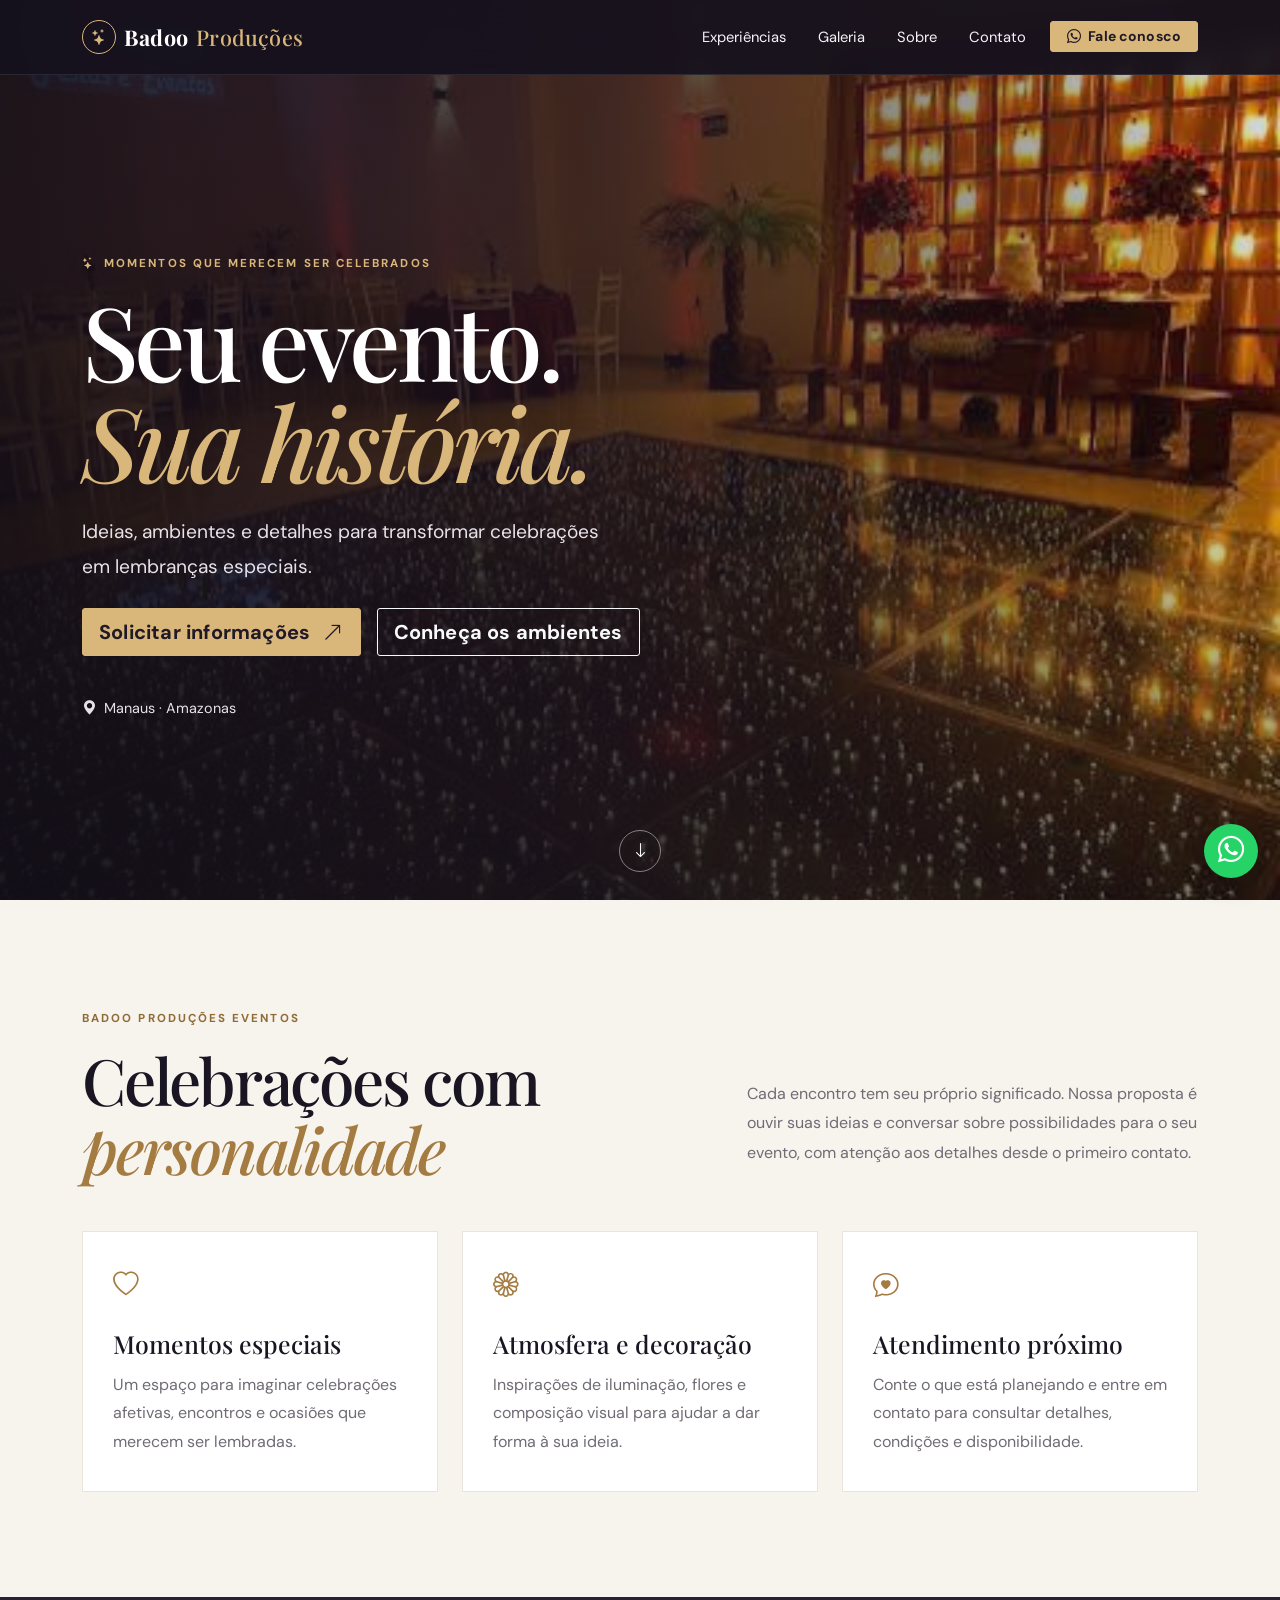
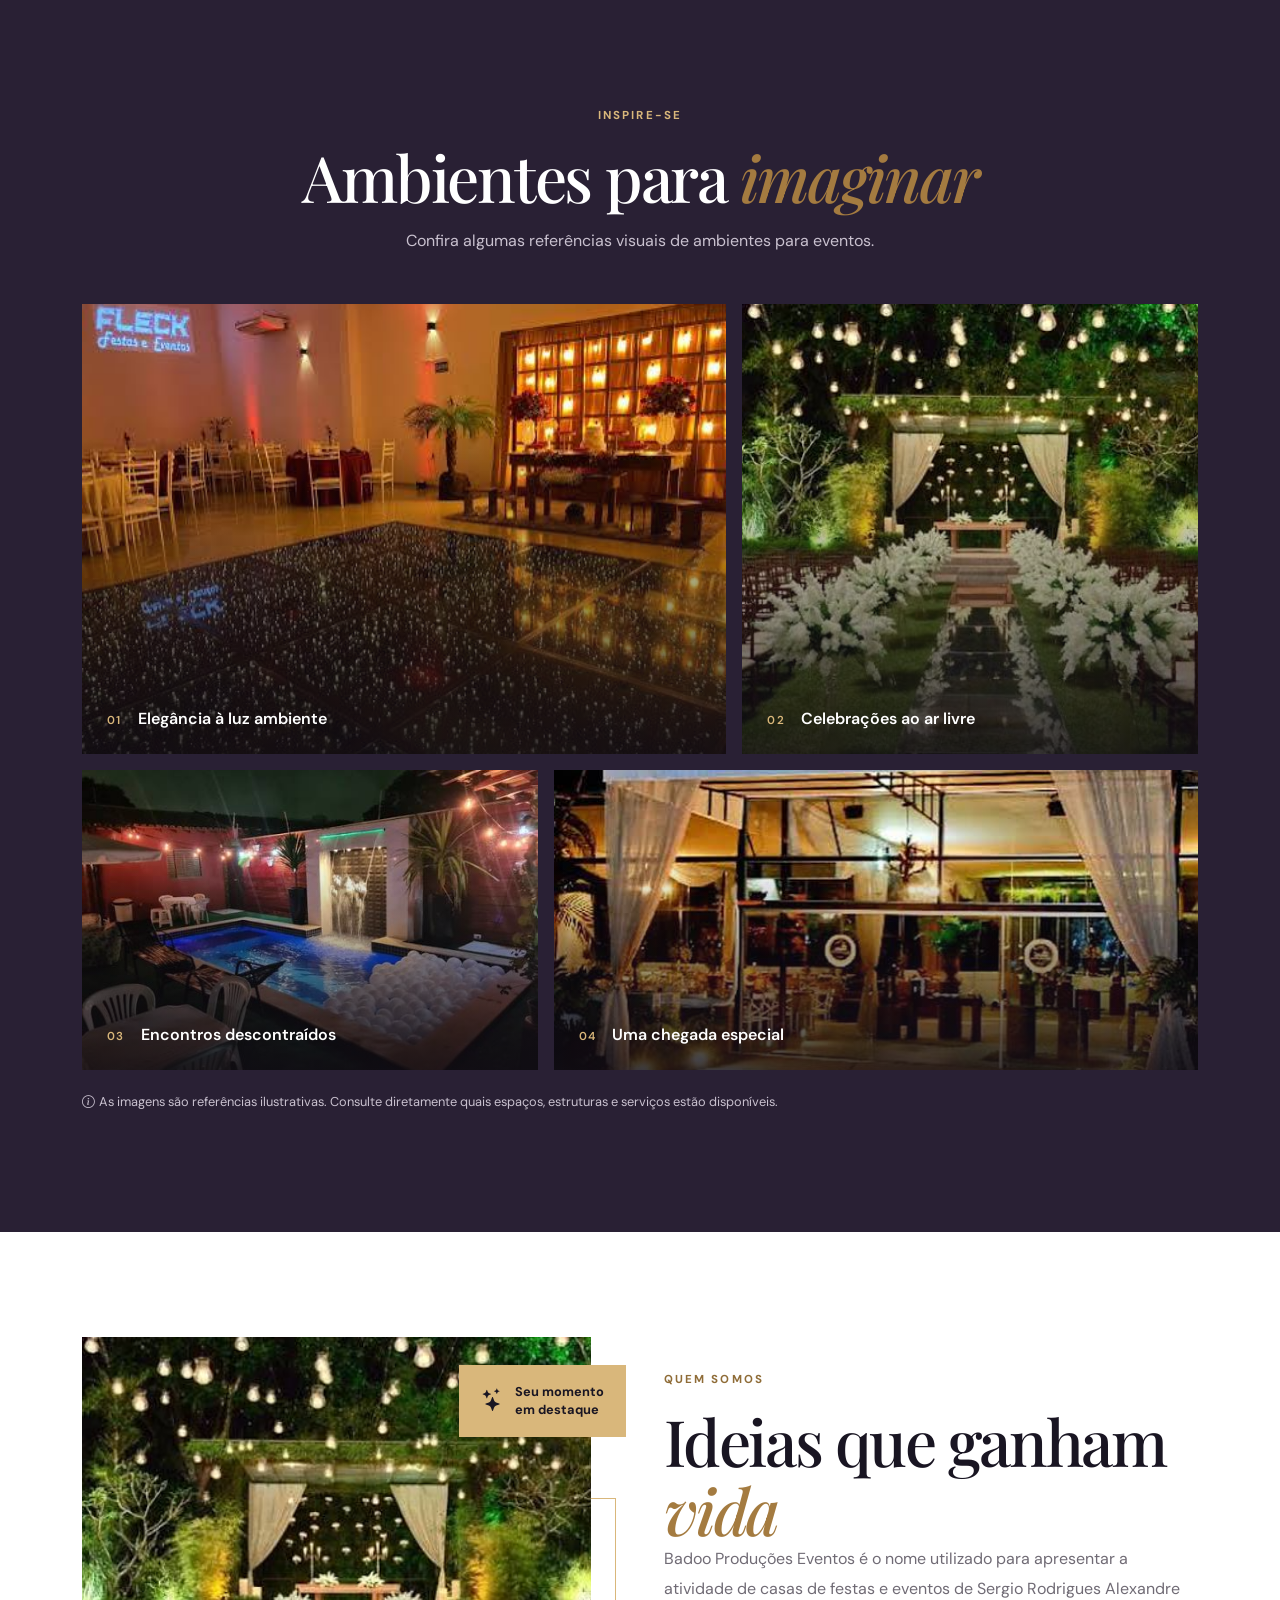
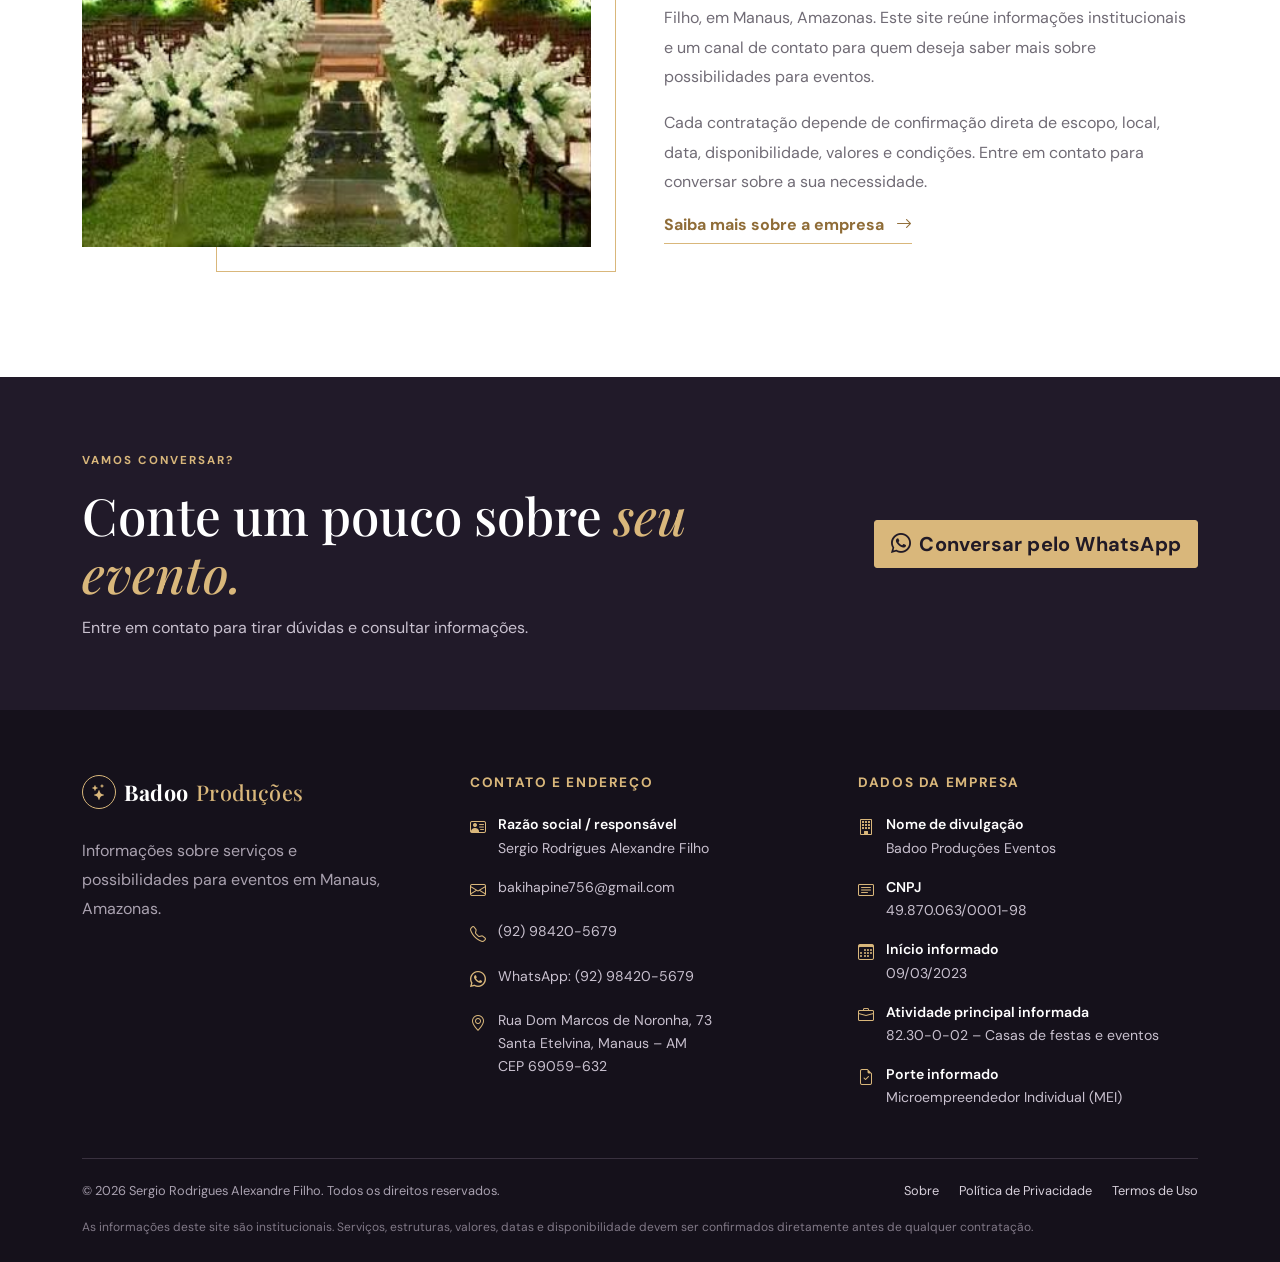
<file: index.html>
<!doctype html>
<html lang="pt-BR">
<head>
  <meta charset="utf-8">
  <meta name="viewport" content="width=device-width, initial-scale=1">
  <meta name="description" content="Badoo Produções Eventos, serviços para celebrações e eventos em Manaus, Amazonas. Entre em contato para consultar opções e disponibilidade.">
  <meta name="theme-color" content="#171321">
  <title>Badoo Produções Eventos | Celebre momentos especiais</title>
  <link href="https://cdn.jsdelivr.net/npm/bootstrap@5.3.3/dist/css/bootstrap.min.css" rel="stylesheet">
  <link href="https://cdn.jsdelivr.net/npm/bootstrap-icons@1.11.3/font/bootstrap-icons.min.css" rel="stylesheet">
  <link rel="preconnect" href="https://fonts.googleapis.com">
  <link rel="preconnect" href="https://fonts.gstatic.com" crossorigin>
  <link href="https://fonts.googleapis.com/css2?family=DM+Sans:wght@400;500;600;700&family=Playfair+Display:wght@500;600;700&display=swap" rel="stylesheet">
  <link rel="stylesheet" href="styles.css">
</head>
<body>
<nav class="navbar navbar-expand-lg navbar-dark fixed-top site-nav">
  <div class="container">
    <a class="navbar-brand brand" href="#inicio"><span class="brand-mark"><i class="bi bi-stars"></i></span> Badoo <span>Produções</span></a>
    <button class="navbar-toggler" type="button" data-bs-toggle="collapse" data-bs-target="#menu" aria-controls="menu" aria-expanded="false" aria-label="Abrir menu"><span class="navbar-toggler-icon"></span></button>
    <div class="collapse navbar-collapse" id="menu">
      <ul class="navbar-nav ms-auto align-items-lg-center gap-lg-3">
        <li class="nav-item"><a class="nav-link" href="#experiencias">Experiências</a></li>
        <li class="nav-item"><a class="nav-link" href="#galeria">Galeria</a></li>
        <li class="nav-item"><a class="nav-link" href="#sobre">Sobre</a></li>
        <li class="nav-item"><a class="nav-link" href="#contato">Contato</a></li>
        <li class="nav-item"><a class="btn btn-gold btn-sm px-3" href="https://wa.me/5592984205679" target="_blank" rel="noopener"><i class="bi bi-whatsapp me-1"></i> Fale conosco</a></li>
      </ul>
    </div>
  </div>
</nav>

<header class="hero" id="inicio">
  <div class="hero-shade"></div>
  <div class="container hero-content">
    <span class="eyebrow"><i class="bi bi-stars me-2"></i>Momentos que merecem ser celebrados</span>
    <h1>Seu evento.<br><em>Sua história.</em></h1>
    <p class="hero-lead">Ideias, ambientes e detalhes para transformar celebrações em lembranças especiais.</p>
    <div class="d-flex flex-wrap gap-3 mt-4">
      <a class="btn btn-gold btn-lg" href="https://wa.me/5592984205679" target="_blank" rel="noopener">Solicitar informações <i class="bi bi-arrow-up-right ms-2"></i></a>
      <a class="btn btn-outline-light btn-lg" href="#galeria">Conheça os ambientes</a>
    </div>
    <div class="hero-note"><i class="bi bi-geo-alt-fill me-2"></i>Manaus · Amazonas</div>
  </div>
  <a class="scroll-cue" href="#experiencias" aria-label="Rolar para experiências"><i class="bi bi-arrow-down"></i></a>
</header>

<main>
  <section class="section-pad intro-section" id="experiencias">
    <div class="container">
      <div class="row align-items-end g-4 mb-5">
        <div class="col-lg-7"><span class="eyebrow eyebrow-dark">Badoo Produções Eventos</span><h2 class="section-title">Celebrações com <em>personalidade</em></h2></div>
        <div class="col-lg-5"><p class="section-copy">Cada encontro tem seu próprio significado. Nossa proposta é ouvir suas ideias e conversar sobre possibilidades para o seu evento, com atenção aos detalhes desde o primeiro contato.</p></div>
      </div>
      <div class="row g-4">
        <div class="col-md-4"><article class="feature-card"><div class="feature-icon"><i class="bi bi-heart"></i></div><h3>Momentos especiais</h3><p>Um espaço para imaginar celebrações afetivas, encontros e ocasiões que merecem ser lembradas.</p></article></div>
        <div class="col-md-4"><article class="feature-card"><div class="feature-icon"><i class="bi bi-flower1"></i></div><h3>Atmosfera e decoração</h3><p>Inspirações de iluminação, flores e composição visual para ajudar a dar forma à sua ideia.</p></article></div>
        <div class="col-md-4"><article class="feature-card"><div class="feature-icon"><i class="bi bi-chat-heart"></i></div><h3>Atendimento próximo</h3><p>Conte o que está planejando e entre em contato para consultar detalhes, condições e disponibilidade.</p></article></div>
      </div>
    </div>
  </section>

  <section class="gallery-section section-pad" id="galeria">
    <div class="container">
      <div class="text-center section-heading-center mb-5"><span class="eyebrow">Inspire-se</span><h2 class="section-title text-white">Ambientes para <em>imaginar</em></h2><p class="section-copy text-light-muted mx-auto">Confira algumas referências visuais de ambientes para eventos.</p></div>
      <div class="row g-3 gallery-grid">
        <div class="col-md-7"><figure class="gallery-item gallery-large"><img src="assets/salão-eventos.jpg" alt="Salão de eventos com iluminação decorativa e pista de dança" loading="lazy"><figcaption><span>01</span> Elegância à luz ambiente</figcaption></figure></div>
        <div class="col-md-5"><figure class="gallery-item"><img src="assets/cerimonia-jardim.jpg" alt="Cerimônia ao ar livre com corredor decorado com flores" loading="lazy"><figcaption><span>02</span> Celebrações ao ar livre</figcaption></figure></div>
        <div class="col-md-5"><figure class="gallery-item"><img src="assets/piscina-eventos.jpg" alt="Área externa com piscina e iluminação noturna" loading="lazy"><figcaption><span>03</span> Encontros descontraídos</figcaption></figure></div>
        <div class="col-md-7"><figure class="gallery-item"><img src="assets/entrada-espaco.jpg" alt="Entrada iluminada de um espaço para eventos" loading="lazy"><figcaption><span>04</span> Uma chegada especial</figcaption></figure></div>
      </div>
      <p class="gallery-disclaimer"><i class="bi bi-info-circle me-1"></i>As imagens são referências ilustrativas. Consulte diretamente quais espaços, estruturas e serviços estão disponíveis.</p>
    </div>
  </section>

  <section class="section-pad about-section" id="sobre">
    <div class="container">
      <div class="row align-items-center g-5">
        <div class="col-lg-6"><div class="about-image-wrap"><img src="assets/cerimonia-jardim.jpg" alt="Ambiente de cerimônia decorado em jardim" loading="lazy"><div class="image-stamp"><i class="bi bi-stars"></i><span>Seu momento<br>em destaque</span></div></div></div>
        <div class="col-lg-6"><span class="eyebrow eyebrow-dark">Quem somos</span><h2 class="section-title">Ideias que ganham <em>vida</em></h2><p class="section-copy">Badoo Produções Eventos é o nome utilizado para apresentar a atividade de casas de festas e eventos de Sergio Rodrigues Alexandre Filho, em Manaus, Amazonas. Este site reúne informações institucionais e um canal de contato para quem deseja saber mais sobre possibilidades para eventos.</p><p class="section-copy">Cada contratação depende de confirmação direta de escopo, local, data, disponibilidade, valores e condições. Entre em contato para conversar sobre a sua necessidade.</p><a href="sobre.html" class="text-link">Saiba mais sobre a empresa <i class="bi bi-arrow-right"></i></a></div>
      </div>
    </div>
  </section>

  <section class="contact-band" id="contato">
    <div class="container"><div class="row align-items-center g-4"><div class="col-lg-8"><span class="eyebrow">Vamos conversar?</span><h2>Conte um pouco sobre <em>seu evento.</em></h2><p>Entre em contato para tirar dúvidas e consultar informações.</p></div><div class="col-lg-4 text-lg-end"><a class="btn btn-gold btn-lg" href="https://wa.me/5592984205679" target="_blank" rel="noopener"><i class="bi bi-whatsapp me-2"></i>Conversar pelo WhatsApp</a></div></div></div>
  </section>
</main>

<footer class="site-footer">
  <div class="container">
    <div class="row g-5">
      <div class="col-lg-4"><a class="navbar-brand brand footer-brand" href="#inicio"><span class="brand-mark"><i class="bi bi-stars"></i></span> Badoo <span>Produções</span></a><p class="footer-desc">Informações sobre serviços e possibilidades para eventos em Manaus, Amazonas.</p></div>
      <div class="col-sm-6 col-lg-4"><h2 class="footer-heading">Contato e endereço</h2><ul class="footer-list">
        <li><i class="bi bi-person-vcard"></i><span><strong>Razão social / responsável</strong><br>Sergio Rodrigues Alexandre Filho</span></li>
        <li><i class="bi bi-envelope"></i><a href="mailto:bakihapine756@gmail.com">bakihapine756@gmail.com</a></li>
        <li><i class="bi bi-telephone"></i><a href="tel:+5592984205679">(92) 98420-5679</a></li>
        <li><i class="bi bi-whatsapp"></i><a href="https://wa.me/5592984205679" target="_blank" rel="noopener">WhatsApp: (92) 98420-5679</a></li>
        <li><i class="bi bi-geo-alt"></i><span>Rua Dom Marcos de Noronha, 73<br>Santa Etelvina, Manaus – AM<br>CEP 69059-632</span></li>
      </ul></div>
      <div class="col-sm-6 col-lg-4"><h2 class="footer-heading">Dados da empresa</h2><ul class="footer-list">
        <li><i class="bi bi-building"></i><span><strong>Nome de divulgação</strong><br>Badoo Produções Eventos</span></li>
        <li><i class="bi bi-card-text"></i><span><strong>CNPJ</strong><br>49.870.063/0001-98</span></li>
        <li><i class="bi bi-calendar3"></i><span><strong>Início informado</strong><br>09/03/2023</span></li>
        <li><i class="bi bi-briefcase"></i><span><strong>Atividade principal informada</strong><br>82.30-0-02 – Casas de festas e eventos</span></li>
        <li><i class="bi bi-file-earmark-check"></i><span><strong>Porte informado</strong><br>Microempreendedor Individual (MEI)</span></li>
      </ul></div>
    </div>
    <div class="footer-bottom"><span>© <span id="year">2026</span> Sergio Rodrigues Alexandre Filho. Todos os direitos reservados.</span><nav aria-label="Links legais"><a href="sobre.html">Sobre</a><a href="politica-de-privacidade.html">Política de Privacidade</a><a href="termos-de-uso.html">Termos de Uso</a></nav></div>
    <p class="footer-legal-note">As informações deste site são institucionais. Serviços, estruturas, valores, datas e disponibilidade devem ser confirmados diretamente antes de qualquer contratação.</p>
  </div>
</footer>
<a class="floating-whatsapp" href="https://wa.me/5592984205679" target="_blank" rel="noopener" aria-label="Falar pelo WhatsApp"><i class="bi bi-whatsapp"></i></a>
<script src="https://cdn.jsdelivr.net/npm/bootstrap@5.3.3/dist/js/bootstrap.bundle.min.js"></script>
<script>document.getElementById('year').textContent = new Date().getFullYear();</script>
</body>
</html>
</file>
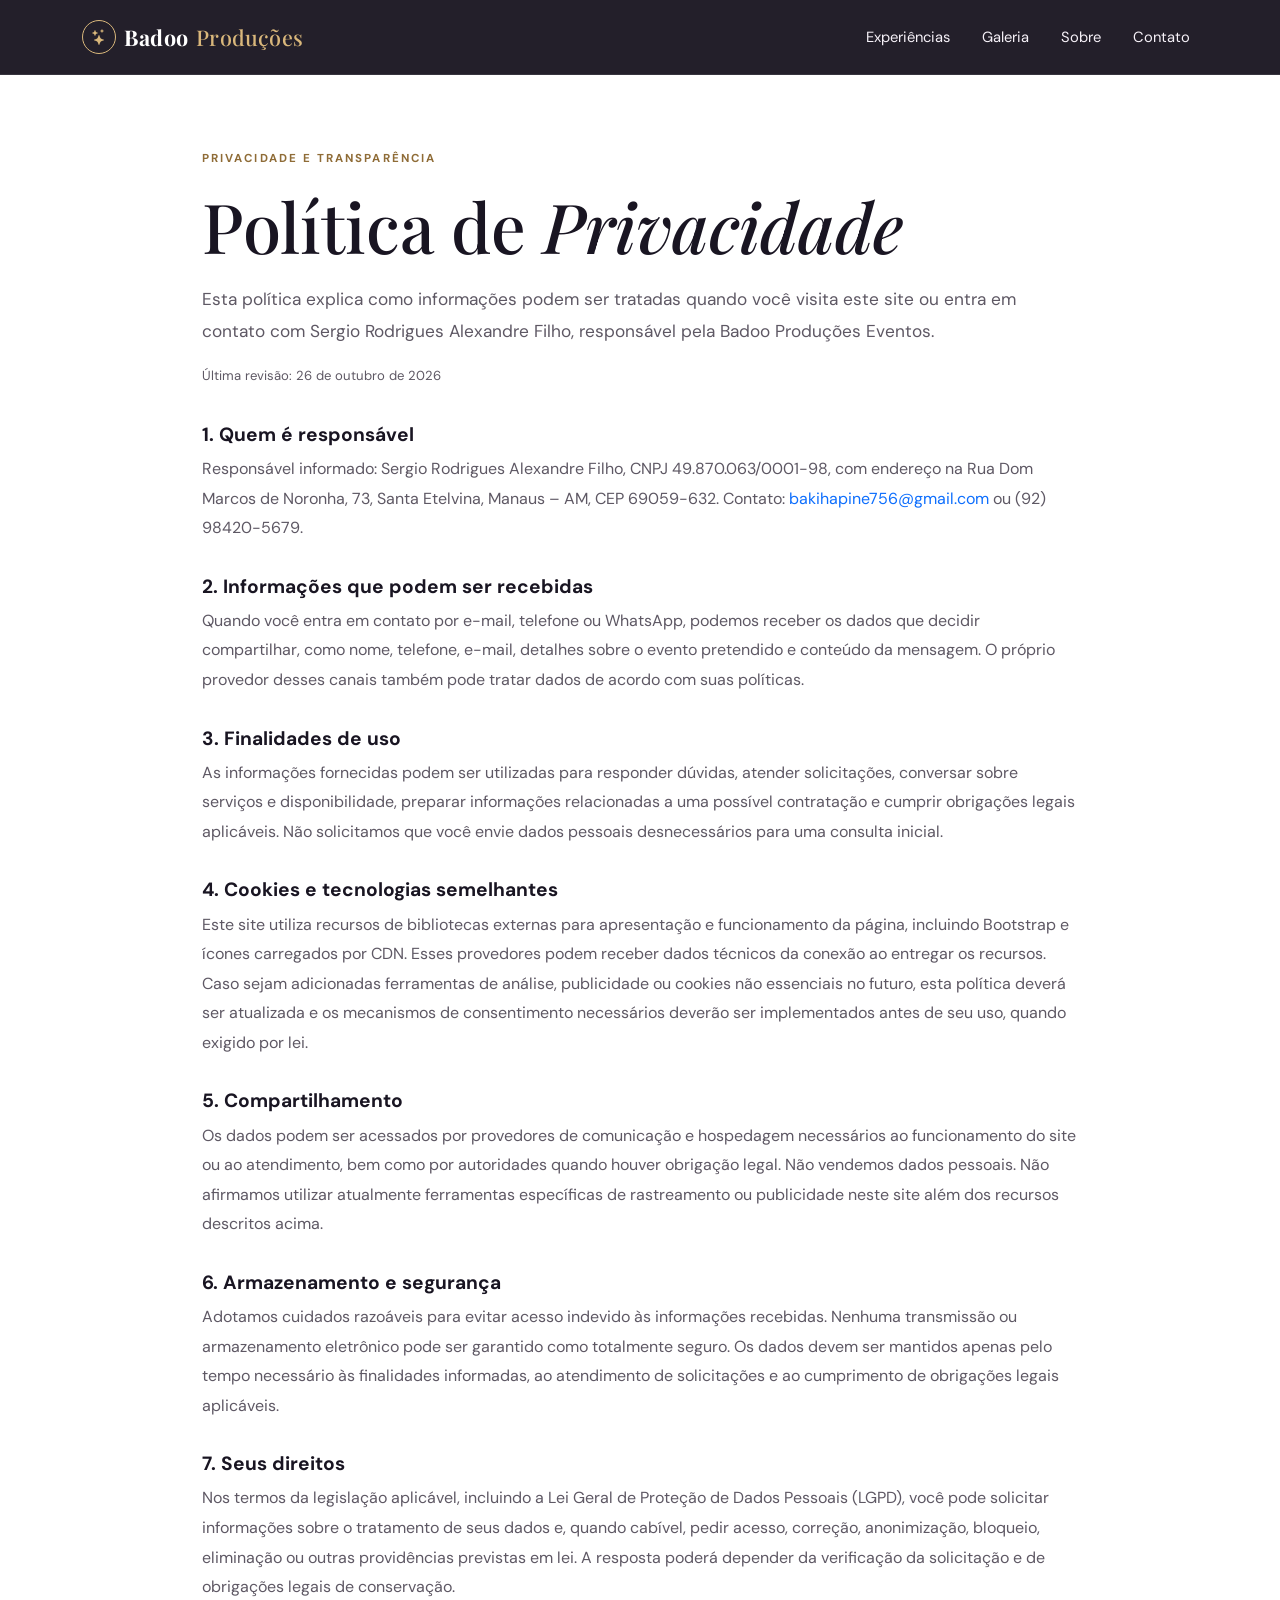
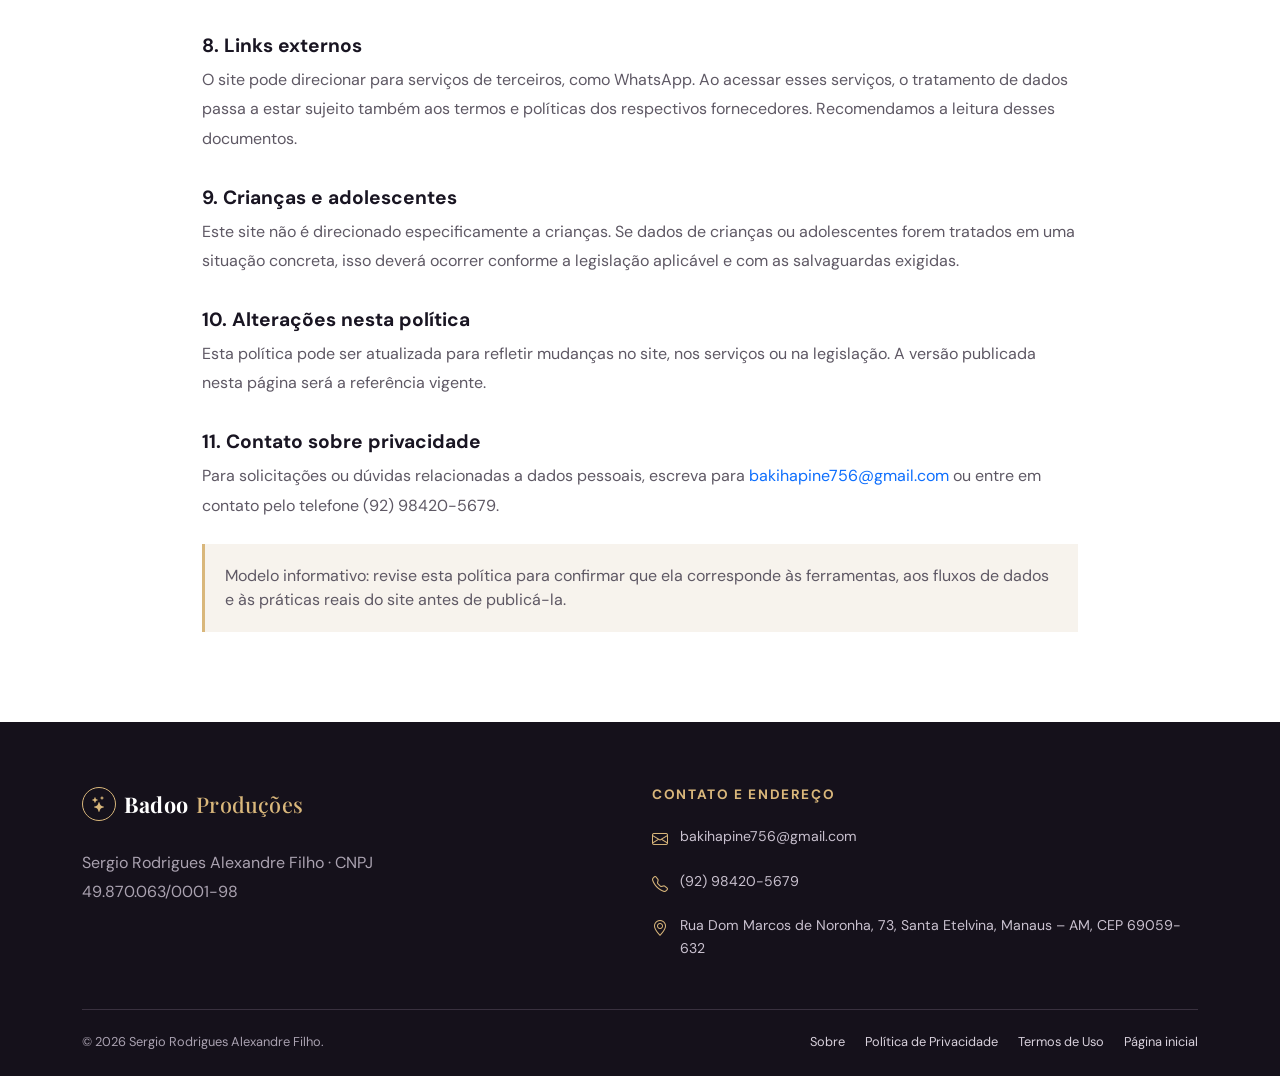
<file: politica-de-privacidade.html>
<!doctype html>
<html lang="pt-BR">
<head>
<meta charset="utf-8"><meta name="viewport" content="width=device-width, initial-scale=1">
<meta name="theme-color" content="#171321">
<link href="https://cdn.jsdelivr.net/npm/bootstrap@5.3.3/dist/css/bootstrap.min.css" rel="stylesheet">
<link href="https://cdn.jsdelivr.net/npm/bootstrap-icons@1.11.3/font/bootstrap-icons.min.css" rel="stylesheet">
<link href="https://fonts.googleapis.com/css2?family=DM+Sans:wght@400;500;600;700&family=Playfair+Display:wght@500;600;700&display=swap" rel="stylesheet">
<link rel="stylesheet" href="styles.css">
<title>Política de Privacidade | Badoo Produções Eventos</title><meta name="description" content="Política de Privacidade do site Badoo Produções Eventos."></head><body><nav class="navbar navbar-expand-lg navbar-dark fixed-top site-nav"><div class="container"><a class="navbar-brand brand" href="index.html"><span class="brand-mark"><i class="bi bi-stars"></i></span> Badoo <span>Produções</span></a><button class="navbar-toggler" type="button" data-bs-toggle="collapse" data-bs-target="#menu" aria-controls="menu" aria-expanded="false" aria-label="Abrir menu"><span class="navbar-toggler-icon"></span></button><div class="collapse navbar-collapse" id="menu"><ul class="navbar-nav ms-auto align-items-lg-center gap-lg-3"><li class="nav-item"><a class="nav-link" href="index.html#experiencias">Experiências</a></li><li class="nav-item"><a class="nav-link" href="index.html#galeria">Galeria</a></li><li class="nav-item"><a class="nav-link" href="sobre.html">Sobre</a></li><li class="nav-item"><a class="nav-link" href="index.html#contato">Contato</a></li></ul></div></div></nav>
<main class="legal-page"><div class="container"><span class="eyebrow eyebrow-dark">Privacidade e transparência</span><h1>Política de <em>Privacidade</em></h1><p class="legal-intro">Esta política explica como informações podem ser tratadas quando você visita este site ou entra em contato com Sergio Rodrigues Alexandre Filho, responsável pela Badoo Produções Eventos.</p><p class="legal-updated">Última revisão: 26 de outubro de 2026</p>
<h2>1. Quem é responsável</h2><p>Responsável informado: Sergio Rodrigues Alexandre Filho, CNPJ 49.870.063/0001-98, com endereço na Rua Dom Marcos de Noronha, 73, Santa Etelvina, Manaus – AM, CEP 69059-632. Contato: <a href="mailto:bakihapine756@gmail.com">bakihapine756@gmail.com</a> ou (92) 98420-5679.</p>
<h2>2. Informações que podem ser recebidas</h2><p>Quando você entra em contato por e-mail, telefone ou WhatsApp, podemos receber os dados que decidir compartilhar, como nome, telefone, e-mail, detalhes sobre o evento pretendido e conteúdo da mensagem. O próprio provedor desses canais também pode tratar dados de acordo com suas políticas.</p>
<h2>3. Finalidades de uso</h2><p>As informações fornecidas podem ser utilizadas para responder dúvidas, atender solicitações, conversar sobre serviços e disponibilidade, preparar informações relacionadas a uma possível contratação e cumprir obrigações legais aplicáveis. Não solicitamos que você envie dados pessoais desnecessários para uma consulta inicial.</p>
<h2>4. Cookies e tecnologias semelhantes</h2><p>Este site utiliza recursos de bibliotecas externas para apresentação e funcionamento da página, incluindo Bootstrap e ícones carregados por CDN. Esses provedores podem receber dados técnicos da conexão ao entregar os recursos. Caso sejam adicionadas ferramentas de análise, publicidade ou cookies não essenciais no futuro, esta política deverá ser atualizada e os mecanismos de consentimento necessários deverão ser implementados antes de seu uso, quando exigido por lei.</p>
<h2>5. Compartilhamento</h2><p>Os dados podem ser acessados por provedores de comunicação e hospedagem necessários ao funcionamento do site ou ao atendimento, bem como por autoridades quando houver obrigação legal. Não vendemos dados pessoais. Não afirmamos utilizar atualmente ferramentas específicas de rastreamento ou publicidade neste site além dos recursos descritos acima.</p>
<h2>6. Armazenamento e segurança</h2><p>Adotamos cuidados razoáveis para evitar acesso indevido às informações recebidas. Nenhuma transmissão ou armazenamento eletrônico pode ser garantido como totalmente seguro. Os dados devem ser mantidos apenas pelo tempo necessário às finalidades informadas, ao atendimento de solicitações e ao cumprimento de obrigações legais aplicáveis.</p>
<h2>7. Seus direitos</h2><p>Nos termos da legislação aplicável, incluindo a Lei Geral de Proteção de Dados Pessoais (LGPD), você pode solicitar informações sobre o tratamento de seus dados e, quando cabível, pedir acesso, correção, anonimização, bloqueio, eliminação ou outras providências previstas em lei. A resposta poderá depender da verificação da solicitação e de obrigações legais de conservação.</p>
<h2>8. Links externos</h2><p>O site pode direcionar para serviços de terceiros, como WhatsApp. Ao acessar esses serviços, o tratamento de dados passa a estar sujeito também aos termos e políticas dos respectivos fornecedores. Recomendamos a leitura desses documentos.</p>
<h2>9. Crianças e adolescentes</h2><p>Este site não é direcionado especificamente a crianças. Se dados de crianças ou adolescentes forem tratados em uma situação concreta, isso deverá ocorrer conforme a legislação aplicável e com as salvaguardas exigidas.</p>
<h2>10. Alterações nesta política</h2><p>Esta política pode ser atualizada para refletir mudanças no site, nos serviços ou na legislação. A versão publicada nesta página será a referência vigente.</p>
<h2>11. Contato sobre privacidade</h2><p>Para solicitações ou dúvidas relacionadas a dados pessoais, escreva para <a href="mailto:bakihapine756@gmail.com">bakihapine756@gmail.com</a> ou entre em contato pelo telefone (92) 98420-5679.</p>
<div class="legal-callout mt-4">Modelo informativo: revise esta política para confirmar que ela corresponde às ferramentas, aos fluxos de dados e às práticas reais do site antes de publicá-la.</div>
</div></main><footer class="site-footer"><div class="container"><div class="row g-4"><div class="col-md-6"><a class="navbar-brand brand footer-brand" href="index.html"><span class="brand-mark"><i class="bi bi-stars"></i></span> Badoo <span>Produções</span></a><p class="footer-desc">Sergio Rodrigues Alexandre Filho · CNPJ 49.870.063/0001-98</p></div><div class="col-md-6"><h2 class="footer-heading">Contato e endereço</h2><ul class="footer-list"><li><i class="bi bi-envelope"></i><a href="mailto:bakihapine756@gmail.com">bakihapine756@gmail.com</a></li><li><i class="bi bi-telephone"></i><a href="tel:+5592984205679">(92) 98420-5679</a></li><li><i class="bi bi-geo-alt"></i><span>Rua Dom Marcos de Noronha, 73, Santa Etelvina, Manaus – AM, CEP 69059-632</span></li></ul></div></div><div class="footer-bottom"><span>© <span id="year">2026</span> Sergio Rodrigues Alexandre Filho.</span><nav><a href="sobre.html">Sobre</a><a href="politica-de-privacidade.html">Política de Privacidade</a><a href="termos-de-uso.html">Termos de Uso</a><a href="index.html">Página inicial</a></nav></div></div></footer><script src="https://cdn.jsdelivr.net/npm/bootstrap@5.3.3/dist/js/bootstrap.bundle.min.js"></script><script>document.getElementById("year").textContent=new Date().getFullYear();</script></body></html>
</file>
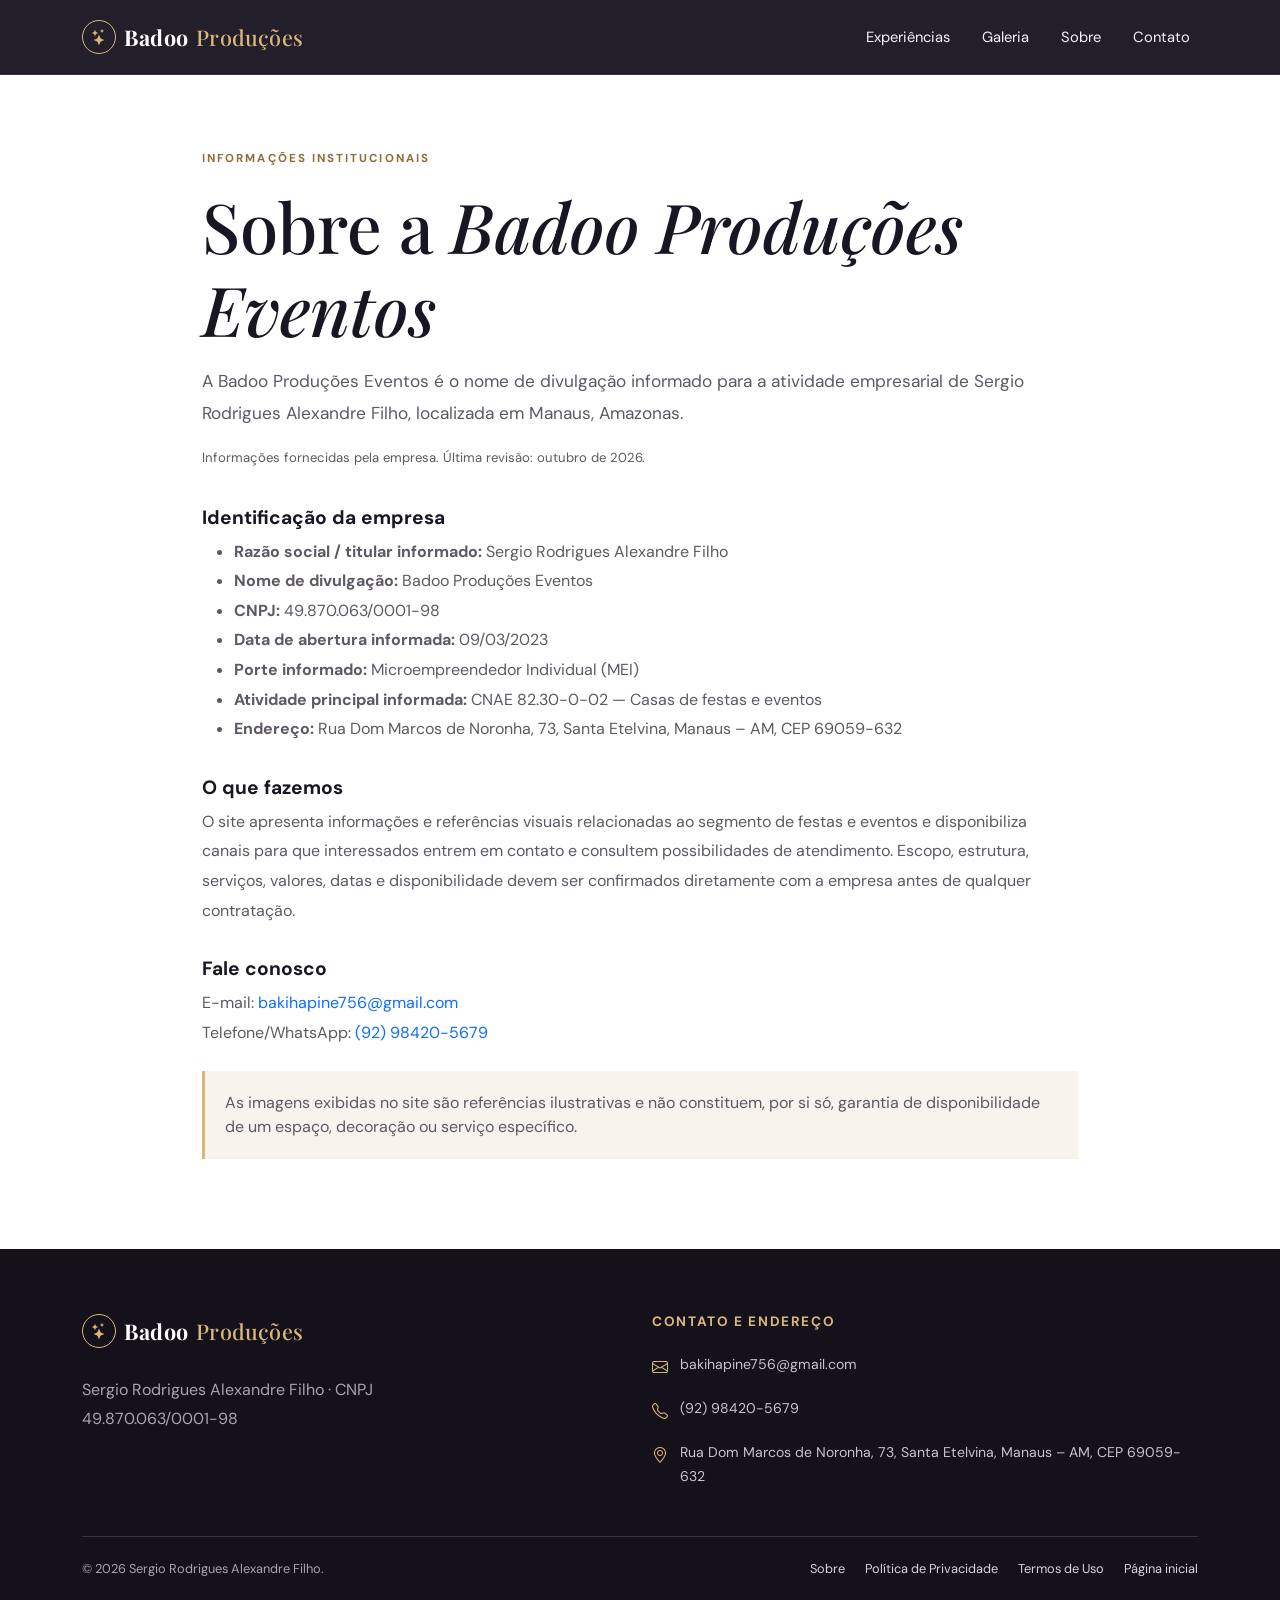
<file: sobre.html>
<!doctype html>
<html lang="pt-BR">
<head>
<meta charset="utf-8"><meta name="viewport" content="width=device-width, initial-scale=1">
<meta name="theme-color" content="#171321">
<link href="https://cdn.jsdelivr.net/npm/bootstrap@5.3.3/dist/css/bootstrap.min.css" rel="stylesheet">
<link href="https://cdn.jsdelivr.net/npm/bootstrap-icons@1.11.3/font/bootstrap-icons.min.css" rel="stylesheet">
<link href="https://fonts.googleapis.com/css2?family=DM+Sans:wght@400;500;600;700&family=Playfair+Display:wght@500;600;700&display=swap" rel="stylesheet">
<link rel="stylesheet" href="styles.css">
<title>Sobre | Badoo Produções Eventos</title><meta name="description" content="Conheça Sergio Rodrigues Alexandre Filho e a Badoo Produções Eventos em Manaus."></head><body><nav class="navbar navbar-expand-lg navbar-dark fixed-top site-nav"><div class="container"><a class="navbar-brand brand" href="index.html"><span class="brand-mark"><i class="bi bi-stars"></i></span> Badoo <span>Produções</span></a><button class="navbar-toggler" type="button" data-bs-toggle="collapse" data-bs-target="#menu" aria-controls="menu" aria-expanded="false" aria-label="Abrir menu"><span class="navbar-toggler-icon"></span></button><div class="collapse navbar-collapse" id="menu"><ul class="navbar-nav ms-auto align-items-lg-center gap-lg-3"><li class="nav-item"><a class="nav-link" href="index.html#experiencias">Experiências</a></li><li class="nav-item"><a class="nav-link" href="index.html#galeria">Galeria</a></li><li class="nav-item"><a class="nav-link" href="sobre.html">Sobre</a></li><li class="nav-item"><a class="nav-link" href="index.html#contato">Contato</a></li></ul></div></div></nav>
<main class="legal-page"><div class="container"><span class="eyebrow eyebrow-dark">Informações institucionais</span><h1>Sobre a <em>Badoo Produções Eventos</em></h1><p class="legal-intro">A Badoo Produções Eventos é o nome de divulgação informado para a atividade empresarial de Sergio Rodrigues Alexandre Filho, localizada em Manaus, Amazonas.</p><p class="legal-updated">Informações fornecidas pela empresa. Última revisão: outubro de 2026.</p>
<h2>Identificação da empresa</h2><ul><li><strong>Razão social / titular informado:</strong> Sergio Rodrigues Alexandre Filho</li><li><strong>Nome de divulgação:</strong> Badoo Produções Eventos</li><li><strong>CNPJ:</strong> 49.870.063/0001-98</li><li><strong>Data de abertura informada:</strong> 09/03/2023</li><li><strong>Porte informado:</strong> Microempreendedor Individual (MEI)</li><li><strong>Atividade principal informada:</strong> CNAE 82.30-0-02 — Casas de festas e eventos</li><li><strong>Endereço:</strong> Rua Dom Marcos de Noronha, 73, Santa Etelvina, Manaus – AM, CEP 69059-632</li></ul>
<h2>O que fazemos</h2><p>O site apresenta informações e referências visuais relacionadas ao segmento de festas e eventos e disponibiliza canais para que interessados entrem em contato e consultem possibilidades de atendimento. Escopo, estrutura, serviços, valores, datas e disponibilidade devem ser confirmados diretamente com a empresa antes de qualquer contratação.</p>
<h2>Fale conosco</h2><p>E-mail: <a href="mailto:bakihapine756@gmail.com">bakihapine756@gmail.com</a><br>Telefone/WhatsApp: <a href="https://wa.me/5592984205679" target="_blank" rel="noopener">(92) 98420-5679</a></p>
<div class="legal-callout mt-4">As imagens exibidas no site são referências ilustrativas e não constituem, por si só, garantia de disponibilidade de um espaço, decoração ou serviço específico.</div>
</div></main><footer class="site-footer"><div class="container"><div class="row g-4"><div class="col-md-6"><a class="navbar-brand brand footer-brand" href="index.html"><span class="brand-mark"><i class="bi bi-stars"></i></span> Badoo <span>Produções</span></a><p class="footer-desc">Sergio Rodrigues Alexandre Filho · CNPJ 49.870.063/0001-98</p></div><div class="col-md-6"><h2 class="footer-heading">Contato e endereço</h2><ul class="footer-list"><li><i class="bi bi-envelope"></i><a href="mailto:bakihapine756@gmail.com">bakihapine756@gmail.com</a></li><li><i class="bi bi-telephone"></i><a href="tel:+5592984205679">(92) 98420-5679</a></li><li><i class="bi bi-geo-alt"></i><span>Rua Dom Marcos de Noronha, 73, Santa Etelvina, Manaus – AM, CEP 69059-632</span></li></ul></div></div><div class="footer-bottom"><span>© <span id="year">2026</span> Sergio Rodrigues Alexandre Filho.</span><nav><a href="sobre.html">Sobre</a><a href="politica-de-privacidade.html">Política de Privacidade</a><a href="termos-de-uso.html">Termos de Uso</a><a href="index.html">Página inicial</a></nav></div></div></footer><script src="https://cdn.jsdelivr.net/npm/bootstrap@5.3.3/dist/js/bootstrap.bundle.min.js"></script><script>document.getElementById("year").textContent=new Date().getFullYear();</script></body></html>
</file>
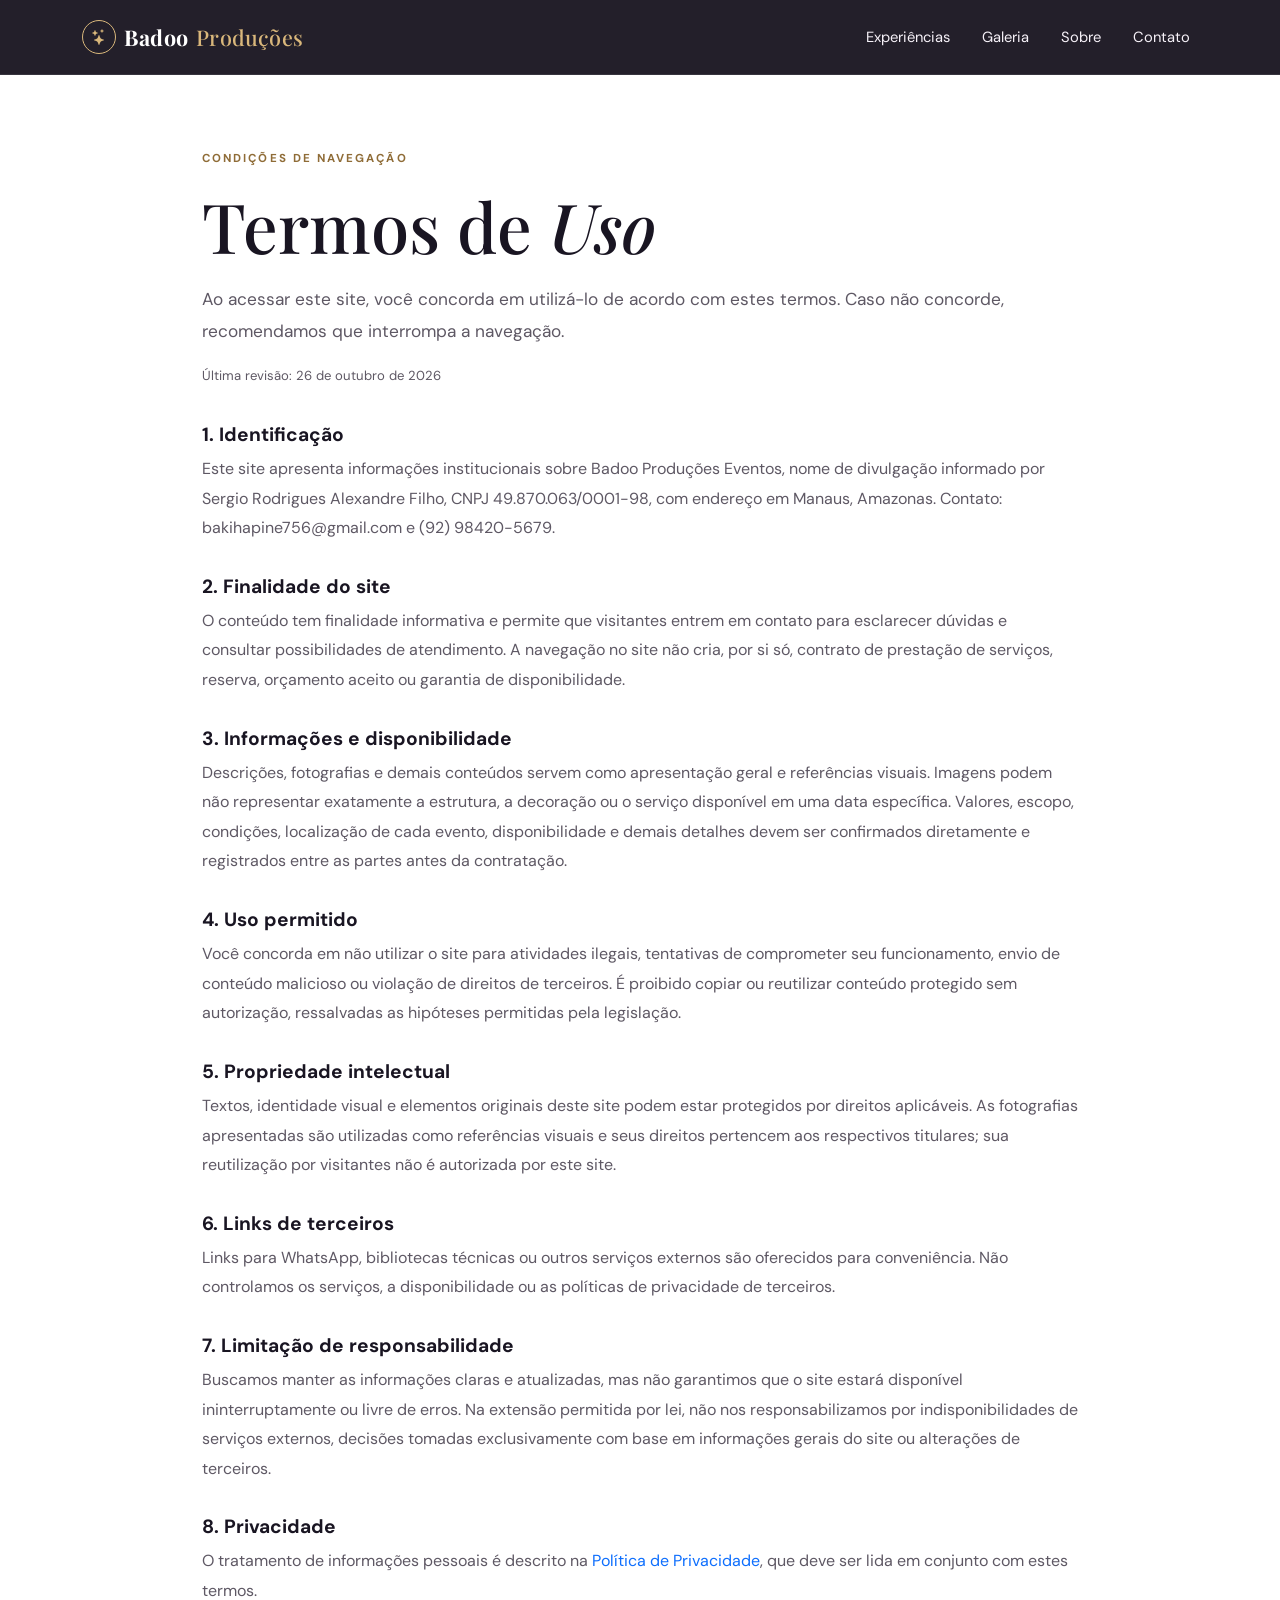
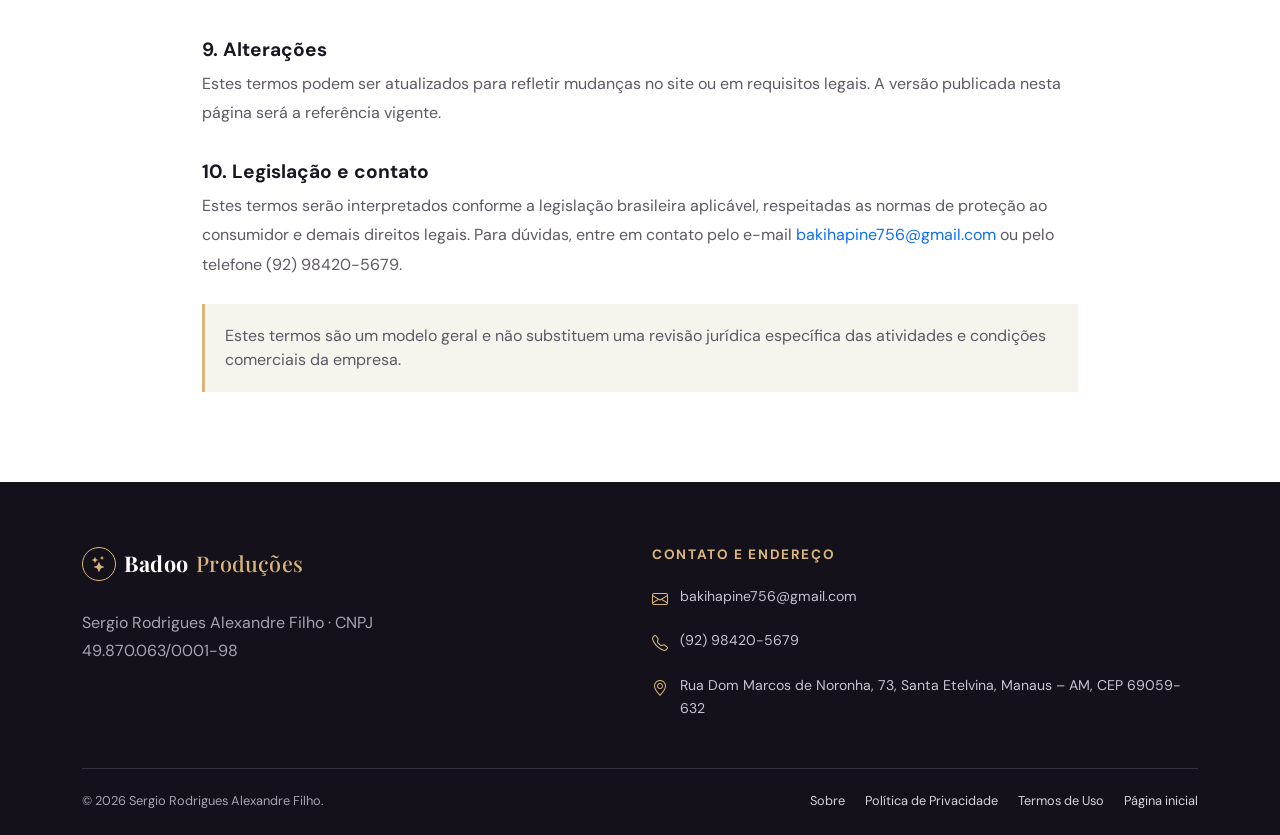
<file: termos-de-uso.html>
<!doctype html>
<html lang="pt-BR">
<head>
<meta charset="utf-8"><meta name="viewport" content="width=device-width, initial-scale=1">
<meta name="theme-color" content="#171321">
<link href="https://cdn.jsdelivr.net/npm/bootstrap@5.3.3/dist/css/bootstrap.min.css" rel="stylesheet">
<link href="https://cdn.jsdelivr.net/npm/bootstrap-icons@1.11.3/font/bootstrap-icons.min.css" rel="stylesheet">
<link href="https://fonts.googleapis.com/css2?family=DM+Sans:wght@400;500;600;700&family=Playfair+Display:wght@500;600;700&display=swap" rel="stylesheet">
<link rel="stylesheet" href="styles.css">
<title>Termos de Uso | Badoo Produções Eventos</title><meta name="description" content="Termos de uso do site Badoo Produções Eventos."></head><body><nav class="navbar navbar-expand-lg navbar-dark fixed-top site-nav"><div class="container"><a class="navbar-brand brand" href="index.html"><span class="brand-mark"><i class="bi bi-stars"></i></span> Badoo <span>Produções</span></a><button class="navbar-toggler" type="button" data-bs-toggle="collapse" data-bs-target="#menu" aria-controls="menu" aria-expanded="false" aria-label="Abrir menu"><span class="navbar-toggler-icon"></span></button><div class="collapse navbar-collapse" id="menu"><ul class="navbar-nav ms-auto align-items-lg-center gap-lg-3"><li class="nav-item"><a class="nav-link" href="index.html#experiencias">Experiências</a></li><li class="nav-item"><a class="nav-link" href="index.html#galeria">Galeria</a></li><li class="nav-item"><a class="nav-link" href="sobre.html">Sobre</a></li><li class="nav-item"><a class="nav-link" href="index.html#contato">Contato</a></li></ul></div></div></nav>
<main class="legal-page"><div class="container"><span class="eyebrow eyebrow-dark">Condições de navegação</span><h1>Termos de <em>Uso</em></h1><p class="legal-intro">Ao acessar este site, você concorda em utilizá-lo de acordo com estes termos. Caso não concorde, recomendamos que interrompa a navegação.</p><p class="legal-updated">Última revisão: 26 de outubro de 2026</p>
<h2>1. Identificação</h2><p>Este site apresenta informações institucionais sobre Badoo Produções Eventos, nome de divulgação informado por Sergio Rodrigues Alexandre Filho, CNPJ 49.870.063/0001-98, com endereço em Manaus, Amazonas. Contato: bakihapine756@gmail.com e (92) 98420-5679.</p>
<h2>2. Finalidade do site</h2><p>O conteúdo tem finalidade informativa e permite que visitantes entrem em contato para esclarecer dúvidas e consultar possibilidades de atendimento. A navegação no site não cria, por si só, contrato de prestação de serviços, reserva, orçamento aceito ou garantia de disponibilidade.</p>
<h2>3. Informações e disponibilidade</h2><p>Descrições, fotografias e demais conteúdos servem como apresentação geral e referências visuais. Imagens podem não representar exatamente a estrutura, a decoração ou o serviço disponível em uma data específica. Valores, escopo, condições, localização de cada evento, disponibilidade e demais detalhes devem ser confirmados diretamente e registrados entre as partes antes da contratação.</p>
<h2>4. Uso permitido</h2><p>Você concorda em não utilizar o site para atividades ilegais, tentativas de comprometer seu funcionamento, envio de conteúdo malicioso ou violação de direitos de terceiros. É proibido copiar ou reutilizar conteúdo protegido sem autorização, ressalvadas as hipóteses permitidas pela legislação.</p>
<h2>5. Propriedade intelectual</h2><p>Textos, identidade visual e elementos originais deste site podem estar protegidos por direitos aplicáveis. As fotografias apresentadas são utilizadas como referências visuais e seus direitos pertencem aos respectivos titulares; sua reutilização por visitantes não é autorizada por este site.</p>
<h2>6. Links de terceiros</h2><p>Links para WhatsApp, bibliotecas técnicas ou outros serviços externos são oferecidos para conveniência. Não controlamos os serviços, a disponibilidade ou as políticas de privacidade de terceiros.</p>
<h2>7. Limitação de responsabilidade</h2><p>Buscamos manter as informações claras e atualizadas, mas não garantimos que o site estará disponível ininterruptamente ou livre de erros. Na extensão permitida por lei, não nos responsabilizamos por indisponibilidades de serviços externos, decisões tomadas exclusivamente com base em informações gerais do site ou alterações de terceiros.</p>
<h2>8. Privacidade</h2><p>O tratamento de informações pessoais é descrito na <a href="politica-de-privacidade.html">Política de Privacidade</a>, que deve ser lida em conjunto com estes termos.</p>
<h2>9. Alterações</h2><p>Estes termos podem ser atualizados para refletir mudanças no site ou em requisitos legais. A versão publicada nesta página será a referência vigente.</p>
<h2>10. Legislação e contato</h2><p>Estes termos serão interpretados conforme a legislação brasileira aplicável, respeitadas as normas de proteção ao consumidor e demais direitos legais. Para dúvidas, entre em contato pelo e-mail <a href="mailto:bakihapine756@gmail.com">bakihapine756@gmail.com</a> ou pelo telefone (92) 98420-5679.</p>
<div class="legal-callout mt-4">Estes termos são um modelo geral e não substituem uma revisão jurídica específica das atividades e condições comerciais da empresa.</div>
</div></main><footer class="site-footer"><div class="container"><div class="row g-4"><div class="col-md-6"><a class="navbar-brand brand footer-brand" href="index.html"><span class="brand-mark"><i class="bi bi-stars"></i></span> Badoo <span>Produções</span></a><p class="footer-desc">Sergio Rodrigues Alexandre Filho · CNPJ 49.870.063/0001-98</p></div><div class="col-md-6"><h2 class="footer-heading">Contato e endereço</h2><ul class="footer-list"><li><i class="bi bi-envelope"></i><a href="mailto:bakihapine756@gmail.com">bakihapine756@gmail.com</a></li><li><i class="bi bi-telephone"></i><a href="tel:+5592984205679">(92) 98420-5679</a></li><li><i class="bi bi-geo-alt"></i><span>Rua Dom Marcos de Noronha, 73, Santa Etelvina, Manaus – AM, CEP 69059-632</span></li></ul></div></div><div class="footer-bottom"><span>© <span id="year">2026</span> Sergio Rodrigues Alexandre Filho.</span><nav><a href="sobre.html">Sobre</a><a href="politica-de-privacidade.html">Política de Privacidade</a><a href="termos-de-uso.html">Termos de Uso</a><a href="index.html">Página inicial</a></nav></div></div></footer><script src="https://cdn.jsdelivr.net/npm/bootstrap@5.3.3/dist/js/bootstrap.bundle.min.js"></script><script>document.getElementById("year").textContent=new Date().getFullYear();</script></body></html>
</file>
<file: styles.css>
:root{--ink:#191522;--plum:#292034;--gold:#d9b77b;--cream:#f7f3ed;--muted:#706b75}*{box-sizing:border-box}html{scroll-behavior:smooth;scroll-padding-top:84px}body{font-family:"DM Sans",sans-serif;color:var(--ink);background:#fff}h1,h2,h3,.brand{font-family:"Playfair Display",serif}a{text-decoration:none}.site-nav{background:rgba(22,18,29,.94);backdrop-filter:blur(12px);padding:15px 0;border-bottom:1px solid rgba(255,255,255,.09)}.brand{font-size:1.35rem;font-weight:700;letter-spacing:.01em;color:#fff!important;display:inline-flex;align-items:center;gap:8px}.brand>span:last-child{font-weight:500;color:var(--gold)}.brand-mark{display:grid;place-items:center;width:34px;height:34px;border:1px solid var(--gold);border-radius:50%;color:var(--gold);font-size:1rem}.nav-link{font-size:.92rem;color:#f7f2f9!important}.nav-link:hover{color:var(--gold)!important}.btn{border-radius:3px;font-weight:700;letter-spacing:.01em}.btn-gold{background:var(--gold);border:1px solid var(--gold);color:#211a26}.btn-gold:hover{background:#ebce98;border-color:#ebce98;color:#211a26}.hero{position:relative;min-height:760px;height:100svh;max-height:980px;display:flex;align-items:center;color:#fff;background:#171321 url("assets/salão-eventos.jpg") center 55%/cover no-repeat}.hero-shade{position:absolute;inset:0;background:linear-gradient(90deg,rgba(18,14,24,.91) 0%,rgba(25,19,30,.73) 48%,rgba(25,19,30,.15) 100%),linear-gradient(0deg,rgba(20,16,24,.4),transparent 45%)}.hero-content{position:relative;z-index:1;padding-top:70px}.eyebrow{display:inline-block;color:var(--gold);text-transform:uppercase;letter-spacing:.18em;font-size:.72rem;font-weight:700;margin-bottom:18px}.hero h1{font-size:clamp(3.5rem,8vw,7rem);line-height:.98;letter-spacing:-.045em;max-width:760px}.hero h1 em,.section-title em,.contact-band h2 em{font-weight:500;color:var(--gold)}.hero-lead{font-size:clamp(1rem,1.8vw,1.2rem);color:#e7e1e8;max-width:540px;line-height:1.8;margin-top:24px}.hero-note{margin-top:42px;color:#e7e1e8;font-size:.9rem}.scroll-cue{position:absolute;bottom:28px;left:50%;transform:translateX(-50%);width:42px;height:42px;border:1px solid rgba(255,255,255,.45);border-radius:50%;display:grid;place-items:center;color:#fff}.section-pad{padding:105px 0}.intro-section{background:var(--cream)}.eyebrow-dark{color:#8f6c37}.section-title{font-size:clamp(2.4rem,5vw,4rem);line-height:1.08;letter-spacing:-.035em;margin:0}.section-title em{color:#a47b40}.section-copy{color:var(--muted);line-height:1.85}.feature-card{height:100%;background:#fff;padding:34px 30px;border:1px solid #eae4dc;transition:transform .25s,box-shadow .25s}.feature-card:hover{transform:translateY(-5px);box-shadow:0 16px 35px #24172a12}.feature-icon{font-size:1.6rem;color:#a47b40;margin-bottom:24px}.feature-card h3{font-size:1.55rem;margin-bottom:12px}.feature-card p{color:var(--muted);line-height:1.8;margin:0}.gallery-section{background:var(--plum)}.section-heading-center .section-title{margin-bottom:15px}.text-light-muted{color:#c9c1cf}.gallery-item{position:relative;overflow:hidden;background:#1a1520;margin:0;min-height:300px;height:100%;isolation:isolate}.gallery-large{min-height:450px}.gallery-item:after{content:"";position:absolute;inset:30% 0 0;background:linear-gradient(0deg,rgba(17,13,21,.82),transparent);z-index:0}.gallery-item img{width:100%;height:100%;min-height:300px;object-fit:cover;position:absolute;inset:0;transition:transform .6s}.gallery-large img{min-height:450px}.gallery-item:hover img{transform:scale(1.04)}.gallery-item figcaption{position:absolute;z-index:1;left:25px;bottom:23px;color:white;font-size:1rem;font-weight:600}.gallery-item figcaption span{display:inline-block;color:var(--gold);font-size:.72rem;letter-spacing:.12em;margin-right:12px}.gallery-disclaimer{font-size:.8rem;color:#c9c1cf;margin-top:22px}.about-section{background:#fff}.about-image-wrap{position:relative;padding:0 25px 25px 0}.about-image-wrap:before{content:"";position:absolute;right:0;bottom:0;width:75%;height:70%;border:1px solid var(--gold)}.about-image-wrap img{position:relative;width:100%;height:510px;object-fit:cover}.image-stamp{position:absolute;right:-10px;top:28px;background:var(--gold);padding:18px 22px;display:flex;align-items:center;gap:12px;font-size:.8rem;font-weight:700;line-height:1.4}.image-stamp i{font-size:1.4rem}.text-link{display:inline-flex;gap:12px;align-items:center;color:#8f6c37;font-weight:700;border-bottom:1px solid #d9b77b;padding-bottom:6px}.contact-band{background:#211a29;color:white;padding:70px 0}.contact-band h2{font-size:clamp(2.3rem,4vw,3.6rem);line-height:1.12;margin-bottom:14px}.contact-band p{color:#c9c1cf;margin:0}.site-footer{background:#15111b;color:#f6f1f7;padding:65px 0 25px}.footer-brand{margin-bottom:16px}.footer-desc{color:#aaa2b0;line-height:1.8;max-width:300px;margin-top:12px}.footer-heading{font-family:"DM Sans",sans-serif;font-size:.85rem;font-weight:700;text-transform:uppercase;letter-spacing:.12em;color:var(--gold);margin-bottom:22px}.footer-list{list-style:none;padding:0;margin:0;display:grid;gap:16px}.footer-list li{display:flex;align-items:flex-start;gap:12px;color:#c9c1cf;font-size:.88rem;line-height:1.65;overflow-wrap:anywhere}.footer-list i{color:var(--gold);font-size:1rem;margin-top:2px}.footer-list a{color:#c9c1cf}.footer-list a:hover,.footer-bottom a:hover{color:var(--gold)}.footer-list strong{color:#fff;font-weight:600}.footer-bottom{border-top:1px solid #39313f;margin-top:48px;padding-top:22px;display:flex;justify-content:space-between;gap:20px;flex-wrap:wrap;color:#a9a1b0;font-size:.8rem}.footer-bottom nav{display:flex;gap:20px;flex-wrap:wrap}.footer-bottom a{color:#d8d1dc}.footer-legal-note{font-size:.75rem;line-height:1.6;color:#817987;margin:18px 0 0}.floating-whatsapp{position:fixed;right:22px;bottom:22px;width:54px;height:54px;border-radius:50%;display:grid;place-items:center;background:#25d366;color:#fff;font-size:1.65rem;box-shadow:0 8px 25px #0003;z-index:100}.floating-whatsapp:hover{color:white;transform:translateY(-2px)}.legal-page{padding:145px 0 90px;min-height:70vh}.legal-page .container{max-width:900px}.legal-page h1{font-size:clamp(2.5rem,6vw,4.3rem);margin-bottom:16px}.legal-page h2{font-family:"DM Sans",sans-serif;font-size:1.2rem;font-weight:700;margin-top:32px}.legal-page p,.legal-page li{color:#5e5864;line-height:1.85}.legal-intro{font-size:1.08rem}.legal-updated{font-size:.82rem;color:#827a87;margin-bottom:35px}.legal-callout{background:var(--cream);padding:20px;border-left:3px solid var(--gold);color:#5e5864}@media(max-width:767px){.hero{min-height:720px;background-position:60% center}.hero-shade{background:linear-gradient(90deg,rgba(18,14,24,.9),rgba(18,14,24,.48)),linear-gradient(0deg,rgba(20,16,24,.4),transparent)}.hero h1{font-size:clamp(3.3rem,15vw,5rem)}.section-pad{padding:75px 0}.gallery-large,.gallery-item,.gallery-large img,.gallery-item img{min-height:300px}.about-image-wrap img{height:390px}.image-stamp{right:0}.footer-bottom{display:block}.footer-bottom nav{margin-top:14px;gap:12px 18px}.contact-band{padding:60px 0}}
</file>
